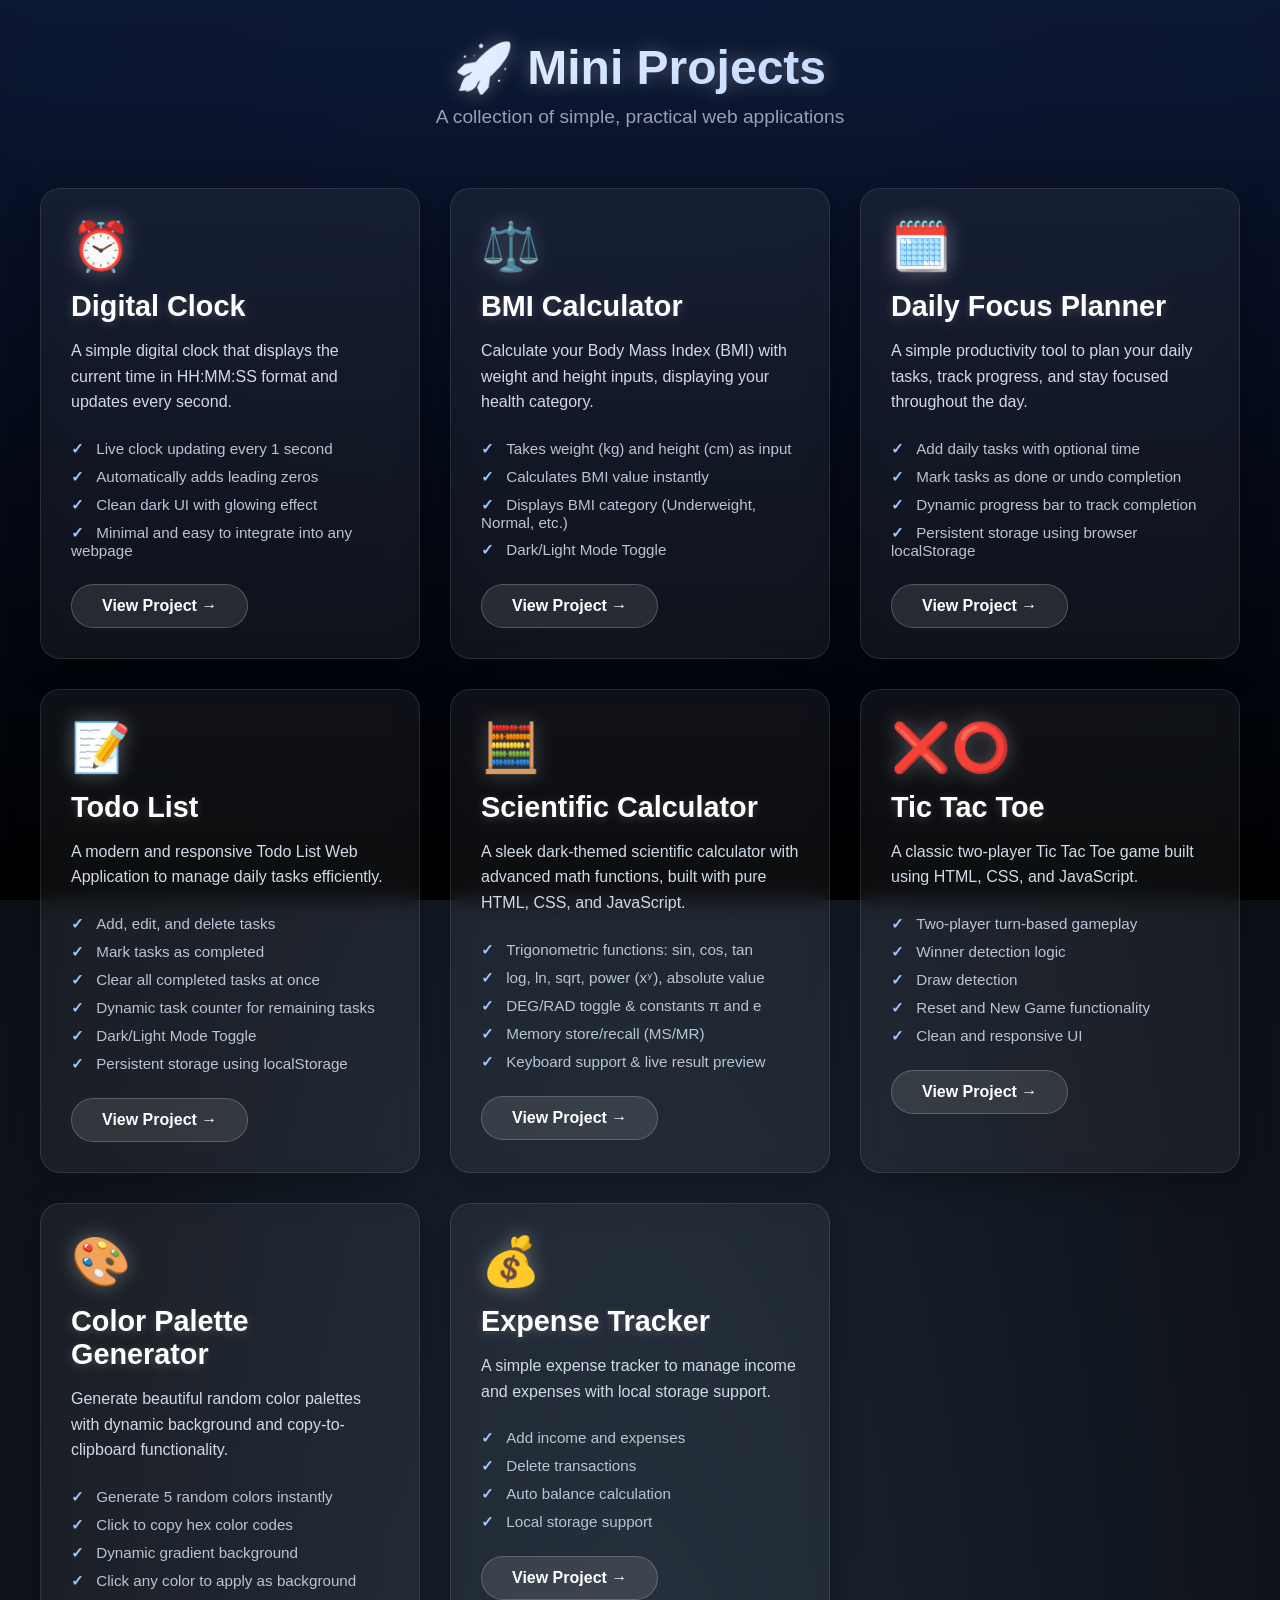
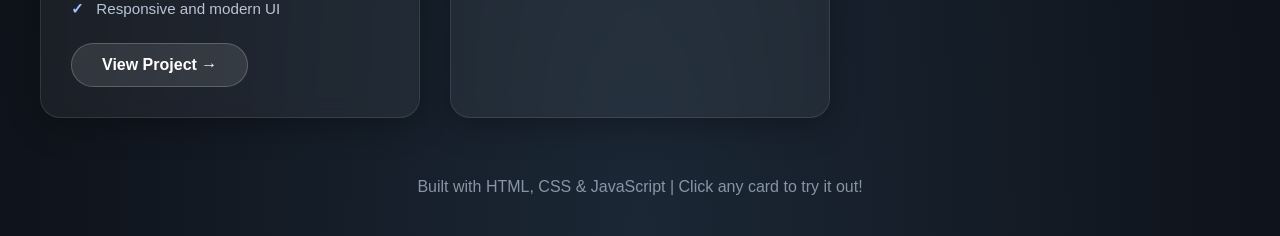
<file: index.html>
<!DOCTYPE html>
<html lang="en">

<head>
    <meta charset="UTF-8">
    <meta name="viewport" content="width=device-width, initial-scale=1.0">
    <title>Mini Projects Portfolio</title>
    <style>
        * {
            margin: 0;
            padding: 0;
            box-sizing: border-box;
        }

        body {
            font-family: 'Segoe UI', Tahoma, Geneva, Verdana, sans-serif;
            background: radial-gradient(ellipse at bottom, #1b2735 0%, #090a0f 100%);
            min-height: 100vh;
            padding: 40px 20px;
            position: relative;
            overflow-x: hidden;
        }

        body::before {
            content: '';
            position: fixed;
            top: 0;
            left: 0;
            width: 100%;
            height: 100%;
            background: linear-gradient(180deg,
                    rgba(13, 27, 62, 0.8) 0%,
                    rgba(5, 10, 25, 0.9) 50%,
                    rgba(0, 0, 0, 0.95) 100%);
            z-index: 0;
            pointer-events: none;
        }

        .container {
            max-width: 1200px;
            margin: 0 auto;
            position: relative;
            z-index: 1;
        }

        header {
            text-align: center;
            margin-bottom: 60px;
            color: white;
        }

        h1 {
            font-size: 3rem;
            margin-bottom: 10px;
            text-shadow: 0 0 20px rgba(255, 255, 255, 0.3);
            background: linear-gradient(135deg, #ffffff 0%, #a0c4ff 100%);
            -webkit-background-clip: text;
            -webkit-text-fill-color: transparent;
            background-clip: text;
        }

        .subtitle {
            font-size: 1.2rem;
            opacity: 0.8;
            color: #b8c5d6;
        }

        .projects-grid {
            display: grid;
            grid-template-columns: repeat(auto-fit, minmax(320px, 1fr));
            gap: 30px;
            margin-bottom: 40px;
        }

        .project-card {
            background: rgba(255, 255, 255, 0.05);
            backdrop-filter: blur(10px);
            border: 1px solid rgba(255, 255, 255, 0.1);
            border-radius: 20px;
            padding: 30px;
            box-shadow: 0 8px 32px rgba(0, 0, 0, 0.3);
            transition: all 0.3s ease;
            cursor: pointer;
            text-decoration: none;
            color: inherit;
            display: block;
            position: relative;
            overflow: hidden;
        }

        .project-card::before {
            content: '';
            position: absolute;
            top: 0;
            left: 0;
            width: 100%;
            height: 100%;
            background: linear-gradient(135deg,
                    rgba(255, 255, 255, 0.1) 0%,
                    rgba(255, 255, 255, 0.05) 100%);
            opacity: 0;
            transition: opacity 0.3s ease;
        }

        .project-card:hover::before {
            opacity: 1;
        }

        .project-card:hover {
            transform: translateY(-10px);
            box-shadow: 0 15px 40px rgba(0, 0, 0, 0.5);
            border-color: rgba(255, 255, 255, 0.2);
        }

        .project-icon {
            font-size: 3rem;
            margin-bottom: 15px;
            filter: drop-shadow(0 0 10px rgba(255, 255, 255, 0.3));
        }

        .project-title {
            font-size: 1.8rem;
            margin-bottom: 15px;
            color: #ffffff;
            text-shadow: 0 2px 10px rgba(255, 255, 255, 0.2);
        }

        .project-description {
            color: #d0dae8;
            line-height: 1.6;
            margin-bottom: 20px;
        }

        .features-list {
            list-style: none;
            margin-bottom: 20px;
        }

        .features-list li {
            padding: 5px 0;
            color: #b8c5d6;
            font-size: 0.95rem;
        }

        .features-list li:before {
            content: "✓ ";
            color: #a0c4ff;
            font-weight: bold;
            margin-right: 8px;
        }

        .view-project {
            display: inline-block;
            background: rgba(255, 255, 255, 0.1);
            color: white;
            padding: 12px 30px;
            border-radius: 25px;
            font-weight: 600;
            transition: all 0.3s ease;
            border: 1px solid rgba(255, 255, 255, 0.2);
        }

        .project-card:hover .view-project {
            background: rgba(255, 255, 255, 0.2);
            box-shadow: 0 4px 15px rgba(255, 255, 255, 0.2);
        }

        footer {
            text-align: center;
            color: #b8c5d6;
            margin-top: 60px;
            opacity: 0.7;
        }

        @media (max-width: 768px) {
            h1 {
                font-size: 2rem;
            }

            .projects-grid {
                grid-template-columns: 1fr;
            }
        }
    </style>
</head>

<body>
    <div class="container">
        <header>
            <h1>🚀 Mini Projects</h1>
            <p class="subtitle">A collection of simple, practical web applications</p>
        </header>

        <div class="projects-grid" id="projectsGrid">
            <!-- Projects will be dynamically inserted here -->
        </div>

        <footer>
            <p>Built with HTML, CSS & JavaScript | Click any card to try it out!</p>
        </footer>
    </div>

    <script>
        // Projects data - more projects to be added here
        const projects = [
            {
                title: "Digital Clock",
                icon: "⏰",
                description: "A simple digital clock that displays the current time in HH:MM:SS format and updates every second.",
                features: [
                    "Live clock updating every 1 second",
                    "Automatically adds leading zeros",
                    "Clean dark UI with glowing effect",
                    "Minimal and easy to integrate into any webpage"
                ],
                link: "./Digital Clock/index.html"
            },
            {
                title: "BMI Calculator",
                icon: "⚖️",
                description: "Calculate your Body Mass Index (BMI) with weight and height inputs, displaying your health category.",
                features: [
                    "Takes weight (kg) and height (cm) as input",
                    "Calculates BMI value instantly",
                    "Displays BMI category (Underweight, Normal, etc.)",
                    "Dark/Light Mode Toggle"
                ],
                link: "./BMI Calculator/index.html"
            },
            {
                title: "Daily Focus Planner",
                icon: "🗓️",
                description: "A simple productivity tool to plan your daily tasks, track progress, and stay focused throughout the day.",
                features: [
                    "Add daily tasks with optional time",
                    "Mark tasks as done or undo completion",
                    "Dynamic progress bar to track completion",
                    "Persistent storage using browser localStorage"
                ],
                link: "./Daily Focus Planner/index.html"
            },
            {
                title: "Todo List",
                icon: "📝",
                description: "A modern and responsive Todo List Web Application to manage daily tasks efficiently.",
                features: [
                    "Add, edit, and delete tasks",
                    "Mark tasks as completed",
                    "Clear all completed tasks at once",
                    "Dynamic task counter for remaining tasks",
                    "Dark/Light Mode Toggle",
                    "Persistent storage using localStorage"
                ],
                link: "./TodoList Application/index.html"
            },
            {
                title: "Scientific Calculator",
                icon: "🧮",
                description: "A sleek dark-themed scientific calculator with advanced math functions, built with pure HTML, CSS, and JavaScript.",
                features: [
                    "Trigonometric functions: sin, cos, tan",
                    "log, ln, sqrt, power (xʸ), absolute value",
                    "DEG/RAD toggle & constants π and e",
                    "Memory store/recall (MS/MR)",
                    "Keyboard support & live result preview"
                ],
                link: "./Scientific Calculator/index.html"
            },
            {
                title: "Tic Tac Toe",
                icon: "❌⭕",
                description: "A classic two-player Tic Tac Toe game built using HTML, CSS, and JavaScript.",
                features: [
                    "Two-player turn-based gameplay",
                    "Winner detection logic",
                    "Draw detection",
                    "Reset and New Game functionality",
                    "Clean and responsive UI"
                ],
                link: "./Tic Tac Toe/index.html"
            },
            {
                title: "Color Palette Generator",
                icon: "🎨",
                description: "Generate beautiful random color palettes with dynamic background and copy-to-clipboard functionality.",
                features: [
                    "Generate 5 random colors instantly",
                    "Click to copy hex color codes",
                    "Dynamic gradient background",
                    "Click any color to apply as background",
                    "Responsive and modern UI"
                ],
                link: "./Color Palette Generator/index.html"
            },
            {
                title: "Expense Tracker",
                icon: "💰",
                description: "A simple expense tracker to manage income and expenses with local storage support.",
                features: [
                    "Add income and expenses",
                    "Delete transactions",
                    "Auto balance calculation",
                    "Local storage support"
                ],
                link: "./ExpenseTracker/index.html"
            }
        ];

        // Function to render projects
        function renderProjects() {
            const grid = document.getElementById('projectsGrid');

            projects.forEach(project => {
                const card = document.createElement('a');
                card.href = project.link;
                card.className = 'project-card';

                card.innerHTML = `
                    <div class="project-icon">${project.icon}</div>
                    <h2 class="project-title">${project.title}</h2>
                    <p class="project-description">${project.description}</p>
                    <ul class="features-list">
                        ${project.features.map(feature => `<li>${feature}</li>`).join('')}
                    </ul>
                    <span class="view-project">View Project →</span>
                `;

                grid.appendChild(card);
            });
        }
        // Render projects on page load
        renderProjects();
    </script>
</body>

</html>
</file>
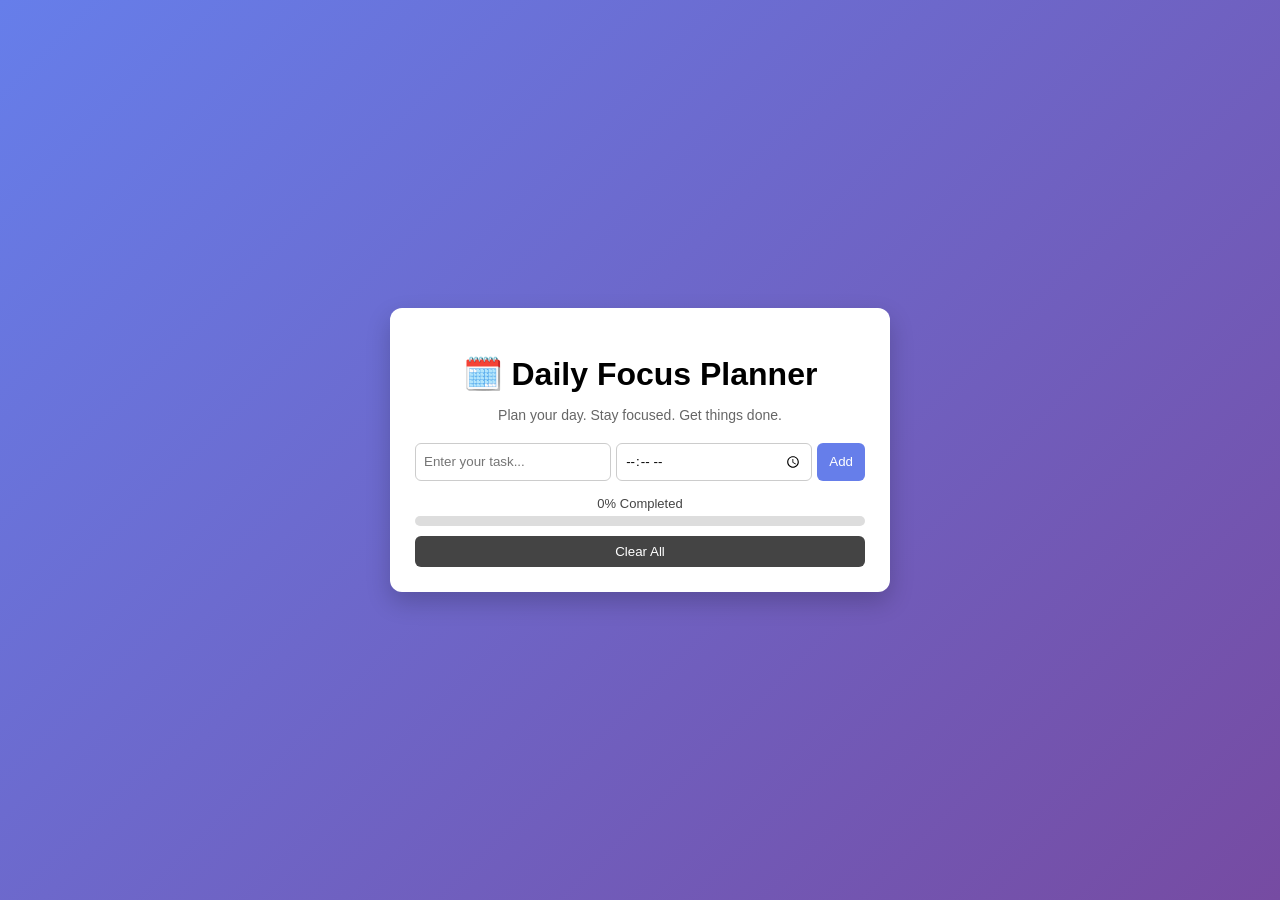
<file: Daily Focus Planner/index.html>
<!DOCTYPE html>
<html lang="en">

<head>
    <meta charset="UTF-8" />
    <meta name="viewport" content="width=device-width, initial-scale=1.0">
    <title>Daily Focus Planner</title>
    <link rel="stylesheet" href="style.css" />
</head>

<body>

    <div class="container">
        <h1>🗓️ Daily Focus Planner</h1>
        <p class="subtitle">Plan your day. Stay focused. Get things done.</p>

        <div class="input-section">
            <input type="text" id="taskInput" placeholder="Enter your task..." />
            <input type="time" id="timeInput" />
            <button id="addTaskBtn">Add</button>
        </div>

        <ul id="taskList"></ul>

        <div class="progress-container">
            <div id="progressText">0% Completed</div>
            <div class="progress-bar">
                <div id="progressFill"></div>
            </div>
        </div>


        <button id="clearBtn" class="clear-btn">Clear All</button>
    </div>

    <script src="script.js"></script>
</body>

</html>
</file>
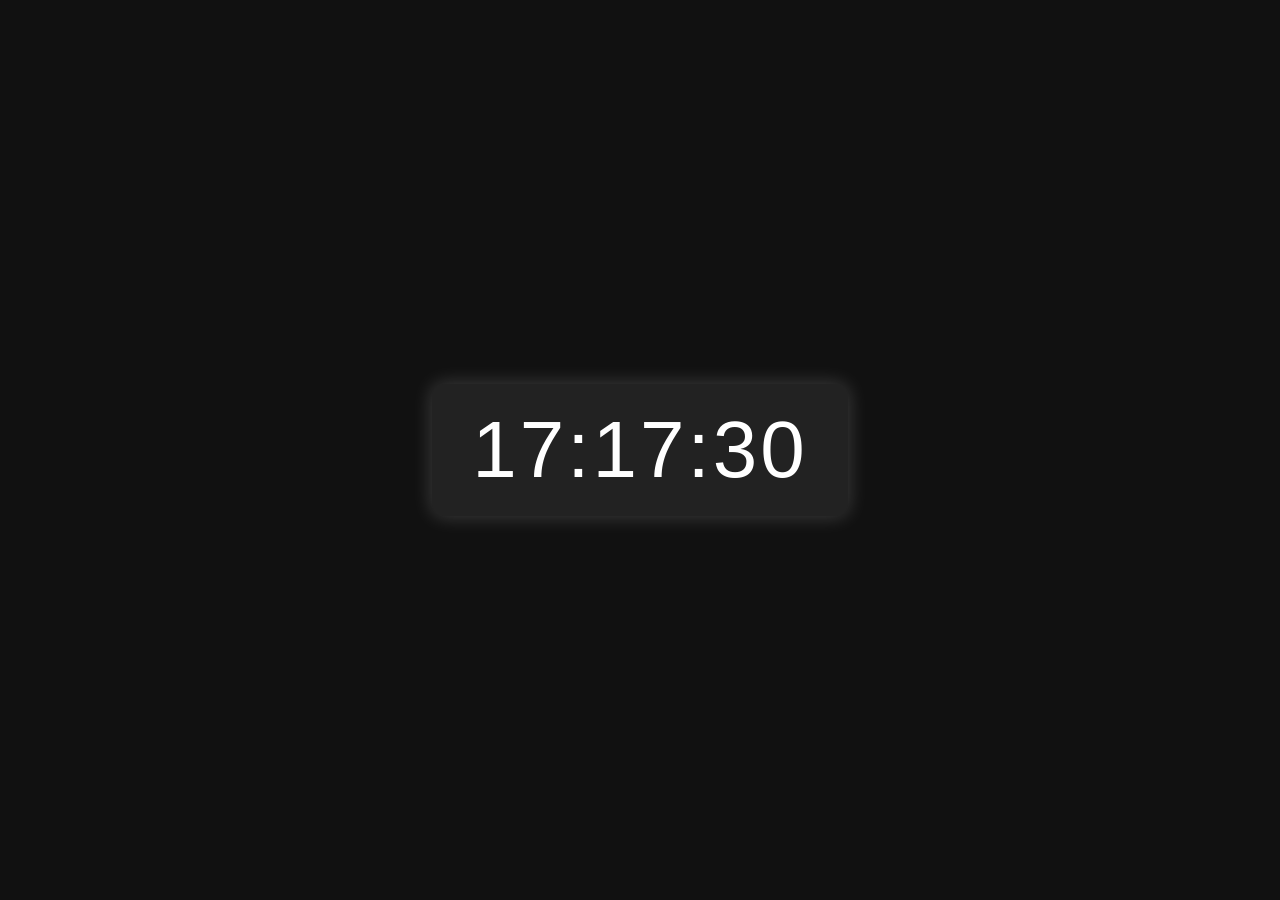
<file: Digital Clock/index.html>
<DOCTYPE html>
<html lang="en">
<head>
	<meta charset="UTF-8">
	<meta name="viewport" content="width=device-width, initial-scale=1.0">
	<title>Digital Clock</title>
	<link rel="stylesheet" href="style.css">
</head>
<body>
<div class="clock" id="clock"></div>
<script src="script.js"></script>
</body>
</html>
</file>
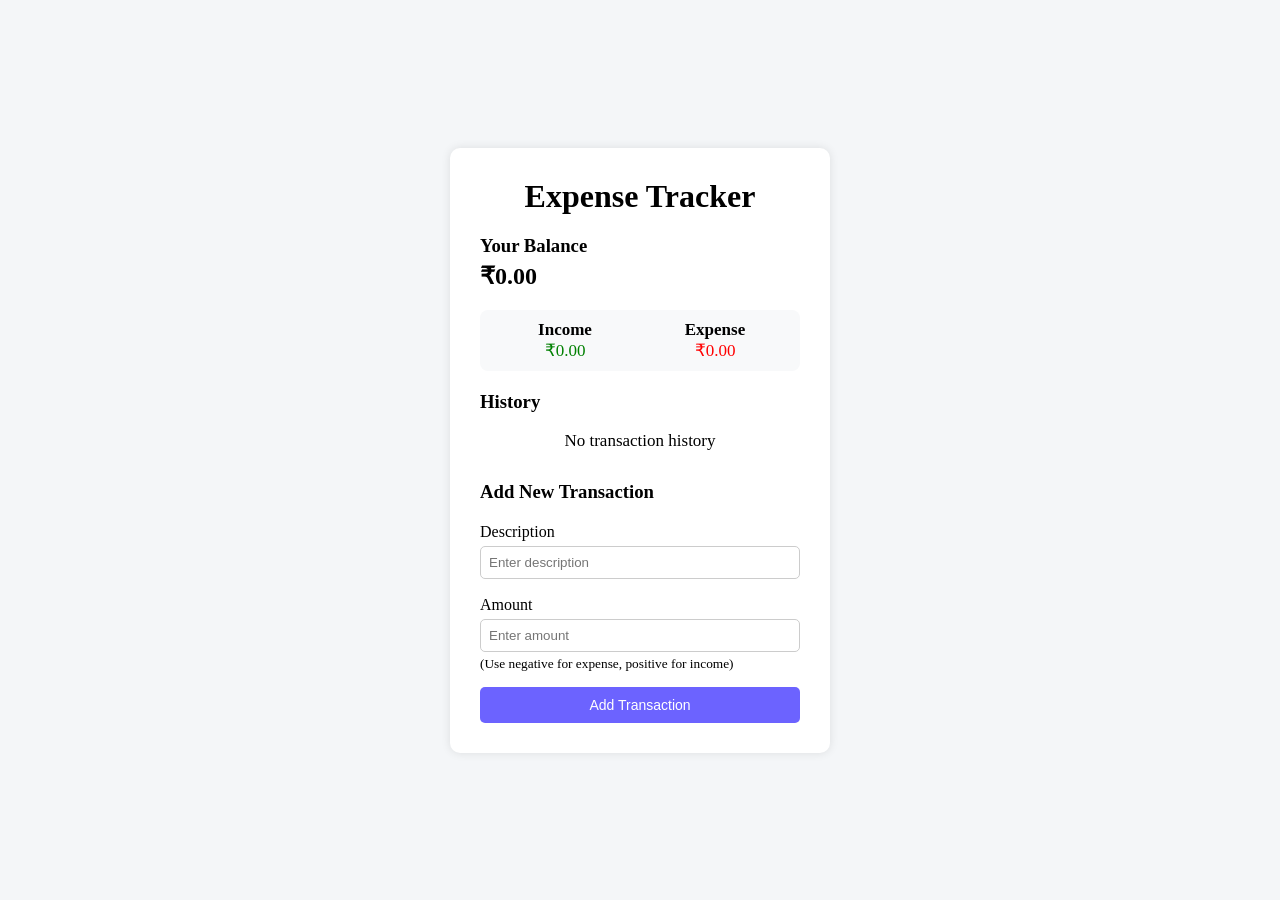
<file: ExpenseTracker/index.html>
<!DOCTYPE html>
<html lang="en">

<head>
    <meta charset="UTF-8">
    <meta name="viewport" content="width=device-width, initial-scale=1.0">
    <title>Expense Tracker App</title>
    <link rel="stylesheet" href="style.css">
</head>

<body>

    <div class="container">

        <h1>Expense Tracker</h1>

        <section class="balance-container">
            <h3>Your Balance</h3>
            <h2 id="balance">₹0.00</h2>
        </section>

        <section class="income-expense-container">

            <div class="income">
                <h4>Income</h4>
                <p id="add-money">₹0.00</p>
            </div>

            <div class="expense">
                <h4>Expense</h4>
                <p id="sub-money">₹0.00</p>
            </div>

        </section>

        <section class="history-container">
            <h3>History</h3>
            <ul id="list">

            </ul>
        </section>

        <section class="add-transaction">

            <h3>Add New Transaction</h3>

            <form id="form">

                <div class="form-field">
                    <label for="text">Description</label>
                    <input 
                        type="text" 
                        id="text" 
                        placeholder="Enter description" 
                        required
                    >
                </div>

                <div class="form-field">
                    <label for="amount">Amount</label>
                    <input 
                        type="number" 
                        id="amount" 
                        placeholder="Enter amount" 
                        required
                    >
                    <small>(Use negative for expense, positive for income)</small>
                </div>

                <button type="submit">Add Transaction</button>

            </form>

        </section>

    </div>

    <script src="script.js"></script>
</body>

</html>
</file>
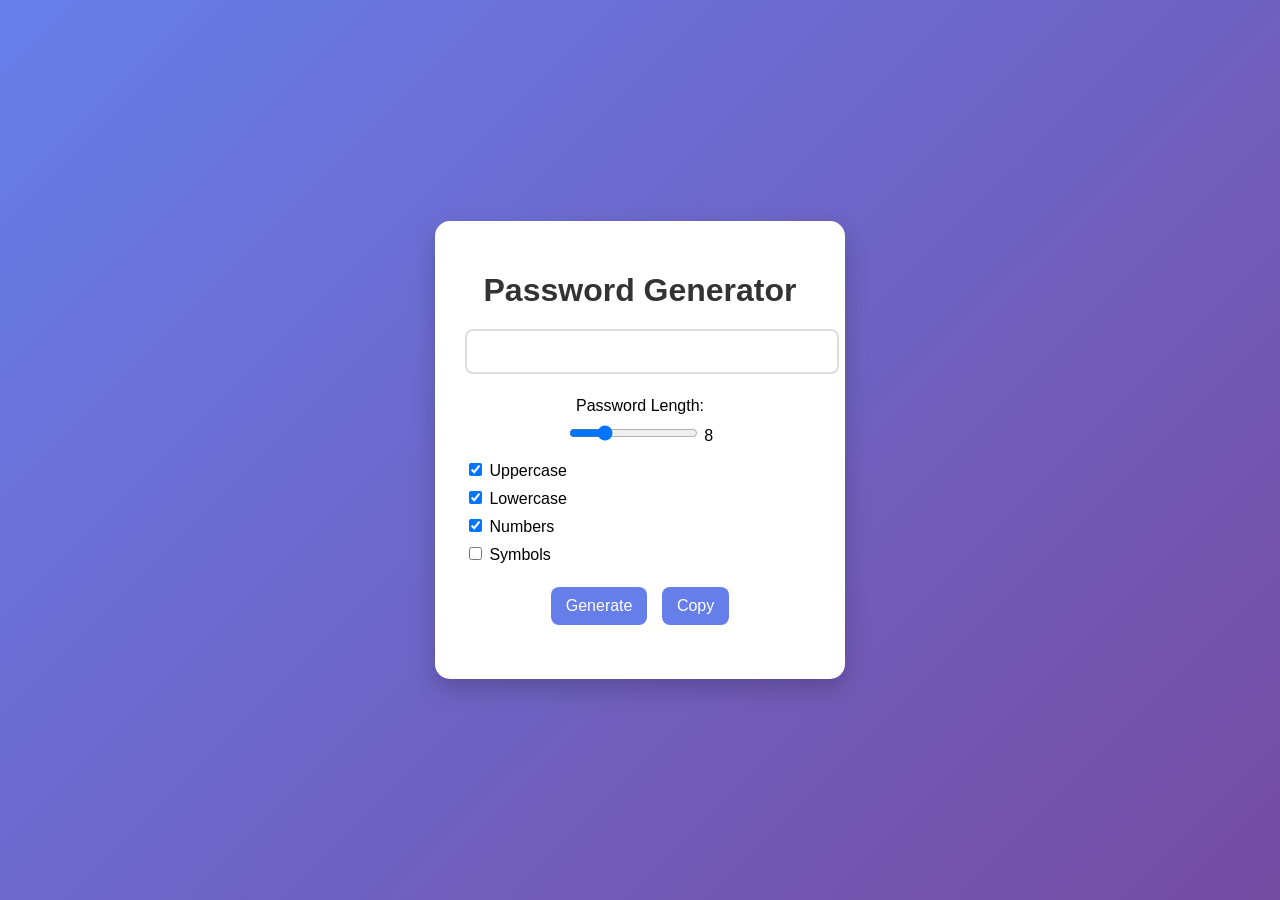
<file: PasswordGenerator/index.html>
<!DOCTYPE html>
<html lang="en">
<head>
<meta charset="UTF-8">
<meta name="viewport" content="width=device-width, initial-scale=1.0">
<title>Password Generator</title>
<link rel="stylesheet" href="style.css">
</head>
<body>

<div class="container">
<h1>Password Generator</h1>

<input type="text" id="password" readonly>

<label>Password Length:</label>
<input type="range" id="length" min="4" max="20" value="8">
<span id="lenValue">8</span>

<div class="options">
<label><input type="checkbox" id="uppercase" checked> Uppercase</label>
<label><input type="checkbox" id="lowercase" checked> Lowercase</label>
<label><input type="checkbox" id="numbers" checked> Numbers</label>
<label><input type="checkbox" id="symbols"> Symbols</label>
</div>

<button onclick="generatePassword()">Generate</button>
<button onclick="copyPassword()">Copy</button>

<p id="strength"></p>

</div>

<script src="script.js"></script>
</body>
</html>
</file>
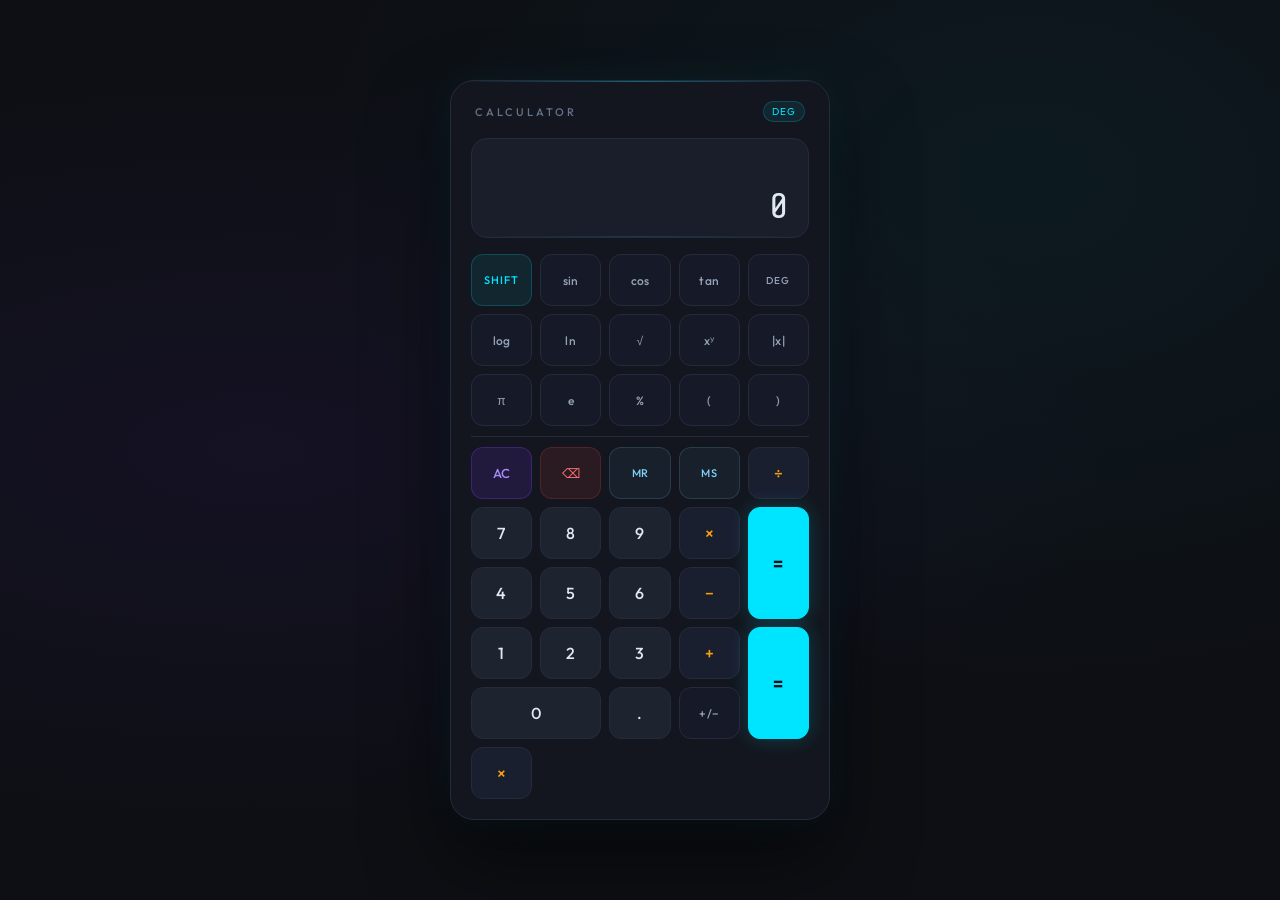
<file: Scientific Calculator/index.html>
<!DOCTYPE html>
<html lang="en">
<head>
  <meta charset="UTF-8" />
  <meta name="viewport" content="width=device-width, initial-scale=1.0"/>
  <title>Scientific Calculator</title>
  <link href="https://fonts.googleapis.com/css2?family=Share+Tech+Mono&family=Outfit:wght@300;400;500;600&display=swap" rel="stylesheet"/>
  <style>
    *, *::before, *::after { box-sizing: border-box; margin: 0; padding: 0; }

    :root {
      --bg: #0d0f14;
      --surface: #13161e;
      --surface2: #1a1e2a;
      --border: #252b3b;
      --accent: #00e5ff;
      --accent2: #7c3aed;
      --accent3: #f59e0b;
      --text: #e2e8f0;
      --text-muted: #64748b;
      --btn-num: #1e2330;
      --btn-op: #1a1f30;
      --btn-sci: #161a28;
      --btn-eq: #00e5ff;
      --btn-clear: #7c3aed;
      --shadow: 0 0 40px rgba(0,229,255,0.06);
    }

    body {
      min-height: 100vh;
      display: flex;
      align-items: center;
      justify-content: center;
      background: var(--bg);
      font-family: 'Outfit', sans-serif;
      background-image:
        radial-gradient(ellipse at 20% 50%, rgba(124,58,237,0.07) 0%, transparent 60%),
        radial-gradient(ellipse at 80% 20%, rgba(0,229,255,0.05) 0%, transparent 50%);
    }

    .calc-wrap {
      width: 380px;
      background: var(--surface);
      border: 1px solid var(--border);
      border-radius: 24px;
      padding: 20px;
      box-shadow: var(--shadow), 0 40px 80px rgba(0,0,0,0.5);
      position: relative;
      overflow: hidden;
    }

    .calc-wrap::before {
      content: '';
      position: absolute;
      top: 0; left: 0; right: 0;
      height: 1px;
      background: linear-gradient(90deg, transparent, rgba(0,229,255,0.4), transparent);
    }

    /* Header */
    .calc-header {
      display: flex;
      align-items: center;
      justify-content: space-between;
      margin-bottom: 16px;
      padding: 0 4px;
    }
    .calc-title {
      font-size: 11px;
      font-weight: 500;
      letter-spacing: 3px;
      text-transform: uppercase;
      color: var(--text-muted);
    }
    .mode-badge {
      font-size: 10px;
      letter-spacing: 1px;
      color: var(--accent);
      background: rgba(0,229,255,0.08);
      border: 1px solid rgba(0,229,255,0.2);
      padding: 3px 8px;
      border-radius: 20px;
      text-transform: uppercase;
    }

    /* Display */
    .display {
      background: var(--surface2);
      border: 1px solid var(--border);
      border-radius: 16px;
      padding: 16px 20px 12px;
      margin-bottom: 16px;
      min-height: 100px;
      display: flex;
      flex-direction: column;
      justify-content: flex-end;
      position: relative;
      overflow: hidden;
    }

    .display::after {
      content: '';
      position: absolute;
      bottom: 0; left: 0; right: 0;
      height: 1px;
      background: linear-gradient(90deg, transparent, rgba(0,229,255,0.15), transparent);
    }

    #expression {
      font-family: 'Share Tech Mono', monospace;
      font-size: 13px;
      color: var(--text-muted);
      text-align: right;
      min-height: 20px;
      word-break: break-all;
      line-height: 1.4;
      margin-bottom: 8px;
    }

    #result {
      font-family: 'Share Tech Mono', monospace;
      font-size: 36px;
      color: var(--text);
      text-align: right;
      line-height: 1;
      transition: color 0.2s;
      word-break: break-all;
    }

    #result.error { color: #ef4444; font-size: 20px; }
    #result.computed { color: var(--accent); }

    /* Grid */
    .grid {
      display: grid;
      grid-template-columns: repeat(5, 1fr);
      gap: 8px;
    }

    /* Buttons */
    button {
      font-family: 'Outfit', sans-serif;
      font-size: 13px;
      font-weight: 500;
      border: 1px solid var(--border);
      border-radius: 12px;
      height: 52px;
      cursor: pointer;
      transition: all 0.12s ease;
      position: relative;
      overflow: hidden;
      color: var(--text);
      background: var(--btn-sci);
      letter-spacing: 0.3px;
    }

    button::after {
      content: '';
      position: absolute;
      inset: 0;
      background: white;
      opacity: 0;
      transition: opacity 0.1s;
      border-radius: inherit;
    }

    button:active::after { opacity: 0.04; }
    button:hover { border-color: rgba(0,229,255,0.2); transform: translateY(-1px); }
    button:active { transform: translateY(0); }

    .btn-num {
      background: var(--btn-num);
      font-size: 16px;
      font-weight: 500;
    }

    .btn-op {
      background: var(--btn-op);
      color: var(--accent3);
      font-size: 16px;
    }

    .btn-clear {
      background: rgba(124,58,237,0.15);
      border-color: rgba(124,58,237,0.3);
      color: #a78bfa;
    }
    .btn-clear:hover { background: rgba(124,58,237,0.25); }

    .btn-eq {
      background: var(--accent);
      border-color: var(--accent);
      color: #0d0f14;
      font-weight: 700;
      font-size: 18px;
      grid-row: span 2;
      height: auto;
      box-shadow: 0 0 20px rgba(0,229,255,0.2);
    }
    .btn-eq:hover {
      background: #33ecff;
      box-shadow: 0 0 30px rgba(0,229,255,0.35);
      border-color: #33ecff;
    }

    .btn-zero { grid-column: span 2; }

    .btn-del {
      background: rgba(239,68,68,0.1);
      border-color: rgba(239,68,68,0.2);
      color: #f87171;
    }
    .btn-del:hover { background: rgba(239,68,68,0.2); }

    .btn-sci {
      font-size: 12px;
      color: #94a3b8;
    }
    .btn-sci:hover { color: var(--accent); }

    .btn-shift {
      background: rgba(0,229,255,0.08);
      border-color: rgba(0,229,255,0.2);
      color: var(--accent);
      font-size: 11px;
      letter-spacing: 1px;
    }
    .btn-shift.active {
      background: rgba(0,229,255,0.2);
      box-shadow: 0 0 12px rgba(0,229,255,0.2);
    }

    .btn-mem {
      font-size: 11px;
      color: #7dd3fc;
      background: rgba(125,211,252,0.06);
      border-color: rgba(125,211,252,0.15);
    }

    /* Divider */
    .divider {
      grid-column: span 5;
      height: 1px;
      background: var(--border);
      margin: 2px 0;
    }

    /* Angle badge */
    #angle-btn {
      font-size: 10px;
      letter-spacing: 1px;
    }
  </style>
</head>
<body>
<div class="calc-wrap">
  <div class="calc-header">
    <span class="calc-title">Calculator</span>
    <span class="mode-badge" id="angle-indicator">DEG</span>
  </div>

  <div class="display">
    <div id="expression"></div>
    <div id="result">0</div>
  </div>

  <div class="grid" id="grid">
    <!-- Row 1: Sci -->
    <button class="btn-shift" id="shiftBtn" onclick="toggleShift()">SHIFT</button>
    <button class="btn-sci" onclick="inputFn('sin(')">sin</button>
    <button class="btn-sci" onclick="inputFn('cos(')">cos</button>
    <button class="btn-sci" onclick="inputFn('tan(')">tan</button>
    <button class="btn-sci" id="angle-btn" onclick="toggleAngle()">DEG</button>

    <!-- Row 2: Sci -->
    <button class="btn-sci" onclick="inputFn('log(')">log</button>
    <button class="btn-sci" onclick="inputFn('ln(')">ln</button>
    <button class="btn-sci" onclick="inputFn('sqrt(')">√</button>
    <button class="btn-sci" onclick="inputOp('^')">xʸ</button>
    <button class="btn-sci" onclick="inputFn('abs(')">|x|</button>

    <!-- Row 3: Sci -->
    <button class="btn-sci" onclick="inputConst('π')">π</button>
    <button class="btn-sci" onclick="inputConst('e')">e</button>
    <button class="btn-sci" onclick="inputOp('%')">%</button>
    <button class="btn-sci" onclick="inputFn('(')">(</button>
    <button class="btn-sci" onclick="inputFn(')')">)</button>

    <div class="divider"></div>

    <!-- Row 4 -->
    <button class="btn-clear" onclick="clearAll()">AC</button>
    <button class="btn-del" onclick="deleteLast()">⌫</button>
    <button class="btn-mem" onclick="memRecall()">MR</button>
    <button class="btn-mem" onclick="memStore()">MS</button>
    <button class="btn-op" onclick="inputOp('/')">÷</button>

    <!-- Row 5 -->
    <button class="btn-num" onclick="inputNum('7')">7</button>
    <button class="btn-num" onclick="inputNum('8')">8</button>
    <button class="btn-num" onclick="inputNum('9')">9</button>
    <button class="btn-op" onclick="inputOp('*')">×</button>
    <button class="btn-eq" rowspan="2" onclick="calculate()">=</button>

    <!-- Row 6 -->
    <button class="btn-num" onclick="inputNum('4')">4</button>
    <button class="btn-num" onclick="inputNum('5')">5</button>
    <button class="btn-num" onclick="inputNum('6')">6</button>
    <button class="btn-op" onclick="inputOp('-')">−</button>

    <!-- Row 7 -->
    <button class="btn-num" onclick="inputNum('1')">1</button>
    <button class="btn-num" onclick="inputNum('2')">2</button>
    <button class="btn-num" onclick="inputNum('3')">3</button>
    <button class="btn-op" onclick="inputOp('+')">+</button>
    <button class="btn-eq" onclick="calculate()">=</button>

    <!-- Row 8 -->
    <button class="btn-num btn-zero" onclick="inputNum('0')">0</button>
    <button class="btn-num" onclick="inputDot()">.</button>
    <button class="btn-sci" onclick="toggleSign()">+/−</button>
    <button class="btn-op" onclick="inputOp('*')">×</button>
  </div>
</div>

<script>
  let expr = '';
  let memory = 0;
  let isShift = false;
  let isDeg = true;
  let lastWasResult = false;

  const resultEl = document.getElementById('result');
  const exprEl = document.getElementById('expression');
  const angleIndicator = document.getElementById('angle-indicator');
  const angleBtn = document.getElementById('angle-btn');
  const shiftBtn = document.getElementById('shiftBtn');

  function updateDisplay() {
    resultEl.classList.remove('error', 'computed');
    exprEl.textContent = expr || '';
    if (!expr) { resultEl.textContent = '0'; return; }
    try {
      const val = evaluate(expr);
      if (val !== null && isFinite(val)) {
        resultEl.textContent = formatNum(val);
      } else {
        resultEl.textContent = expr.replace(/\*/g,'×').replace(/\//g,'÷');
      }
    } catch {
      resultEl.textContent = expr.replace(/\*/g,'×').replace(/\//g,'÷');
    }
  }

  function formatNum(n) {
    if (Math.abs(n) >= 1e12 || (Math.abs(n) < 1e-7 && n !== 0)) {
      return n.toExponential(6).replace(/\.?0+e/, 'e');
    }
    let s = parseFloat(n.toPrecision(12)).toString();
    return s;
  }

  function toRad(x) { return isDeg ? x * Math.PI / 180 : x; }
  function toDeg(x) { return isDeg ? x * 180 / Math.PI : x; }

  function evaluate(e) {
    let s = e
      .replace(/π/g, '(' + Math.PI + ')')
      .replace(/\be\b/g, '(' + Math.E + ')')
      .replace(/\^/g, '**')
      .replace(/sin\(/g, isDeg ? '___sin(' : 'Math.sin(')
      .replace(/cos\(/g, isDeg ? '___cos(' : 'Math.cos(')
      .replace(/tan\(/g, isDeg ? '___tan(' : 'Math.tan(')
      .replace(/log\(/g, 'Math.log10(')
      .replace(/ln\(/g, 'Math.log(')
      .replace(/sqrt\(/g, 'Math.sqrt(')
      .replace(/abs\(/g, 'Math.abs(')
      .replace(/___sin\(/g, 'Math.sin(Math.PI/180*(')
      .replace(/___cos\(/g, 'Math.cos(Math.PI/180*(')
      .replace(/___tan\(/g, 'Math.tan(Math.PI/180*(');

    if (isDeg) {
      s = s.replace(/Math\.sin\(Math\.PI\/180\*\(([^)]+)\)\)/g, (_, v) => `Math.sin(Math.PI/180*(${v}))`)
           .replace(/Math\.cos\(Math\.PI\/180\*\(([^)]+)\)\)/g, (_, v) => `Math.cos(Math.PI/180*(${v}))`)
           .replace(/Math\.tan\(Math\.PI\/180\*\(([^)]+)\)\)/g, (_, v) => `Math.tan(Math.PI/180*(${v}))`);
    }

    try {
      const result = Function('"use strict"; return (' + s + ')')();
      return typeof result === 'number' ? result : null;
    } catch { return null; }
  }

  function inputNum(n) {
    if (lastWasResult) { expr = ''; lastWasResult = false; }
    expr += n;
    updateDisplay();
  }

  function inputOp(op) {
    lastWasResult = false;
    if (expr && '+-*/^%'.includes(expr.slice(-1))) {
      expr = expr.slice(0, -1);
    }
    expr += op;
    updateDisplay();
  }

  function inputFn(fn) {
    if (lastWasResult) { lastWasResult = false; }
    expr += fn;
    updateDisplay();
  }

  function inputConst(c) {
    if (lastWasResult) { expr = ''; lastWasResult = false; }
    expr += c;
    updateDisplay();
  }

  function inputDot() {
    if (lastWasResult) { expr = '0'; lastWasResult = false; }
    const parts = expr.split(/[\+\-\*\/\(\)]/);
    const last = parts[parts.length - 1];
    if (!last.includes('.')) expr += '.';
    updateDisplay();
  }

  function calculate() {
    if (!expr) return;
    try {
      // Auto-close open parens
      const opens = (expr.match(/\(/g) || []).length;
      const closes = (expr.match(/\)/g) || []).length;
      let fullExpr = expr + ')'.repeat(Math.max(0, opens - closes));

      const val = evaluate(fullExpr);
      if (val === null || !isFinite(val)) throw new Error('Invalid');

      exprEl.textContent = fullExpr.replace(/\*/g,'×').replace(/\//g,'÷') + ' =';
      const formatted = formatNum(val);
      resultEl.textContent = formatted;
      resultEl.classList.add('computed');
      expr = formatted;
      lastWasResult = true;
    } catch {
      resultEl.textContent = 'Error';
      resultEl.classList.add('error');
      setTimeout(() => { resultEl.classList.remove('error'); resultEl.textContent = '0'; expr = ''; exprEl.textContent = ''; }, 1500);
    }
  }

  function clearAll() {
    expr = '';
    lastWasResult = false;
    exprEl.textContent = '';
    resultEl.textContent = '0';
    resultEl.classList.remove('error','computed');
  }

  function deleteLast() {
    if (lastWasResult) { clearAll(); return; }
    // Remove last function name too
    const fns = ['sin(','cos(','tan(','log(','ln(','sqrt(','abs('];
    for (let fn of fns) {
      if (expr.endsWith(fn)) { expr = expr.slice(0, -fn.length); updateDisplay(); return; }
    }
    expr = expr.slice(0, -1);
    updateDisplay();
  }

  function toggleSign() {
    if (!expr) return;
    if (expr.startsWith('-(') && expr.endsWith(')')) {
      expr = expr.slice(2, -1);
    } else {
      expr = '-(' + expr + ')';
    }
    updateDisplay();
  }

  function toggleAngle() {
    isDeg = !isDeg;
    const label = isDeg ? 'DEG' : 'RAD';
    angleBtn.textContent = label;
    angleIndicator.textContent = label;
    updateDisplay();
  }

  function toggleShift() {
    isShift = !isShift;
    shiftBtn.classList.toggle('active', isShift);
  }

  function memStore() {
    try {
      const val = evaluate(expr);
      if (val !== null) memory = val;
    } catch {}
  }

  function memRecall() {
    if (lastWasResult) { expr = ''; lastWasResult = false; }
    expr += formatNum(memory);
    updateDisplay();
  }

  // Keyboard support
  document.addEventListener('keydown', e => {
    if (e.key >= '0' && e.key <= '9') inputNum(e.key);
    else if (e.key === '+') inputOp('+');
    else if (e.key === '-') inputOp('-');
    else if (e.key === '*') inputOp('*');
    else if (e.key === '/') { e.preventDefault(); inputOp('/'); }
    else if (e.key === '%') inputOp('%');
    else if (e.key === '^') inputOp('^');
    else if (e.key === '.') inputDot();
    else if (e.key === '(' ) inputFn('(');
    else if (e.key === ')') inputFn(')');
    else if (e.key === 'Enter' || e.key === '=') calculate();
    else if (e.key === 'Backspace') deleteLast();
    else if (e.key === 'Escape') clearAll();
  });
</script>
</body>
</html>
</file>
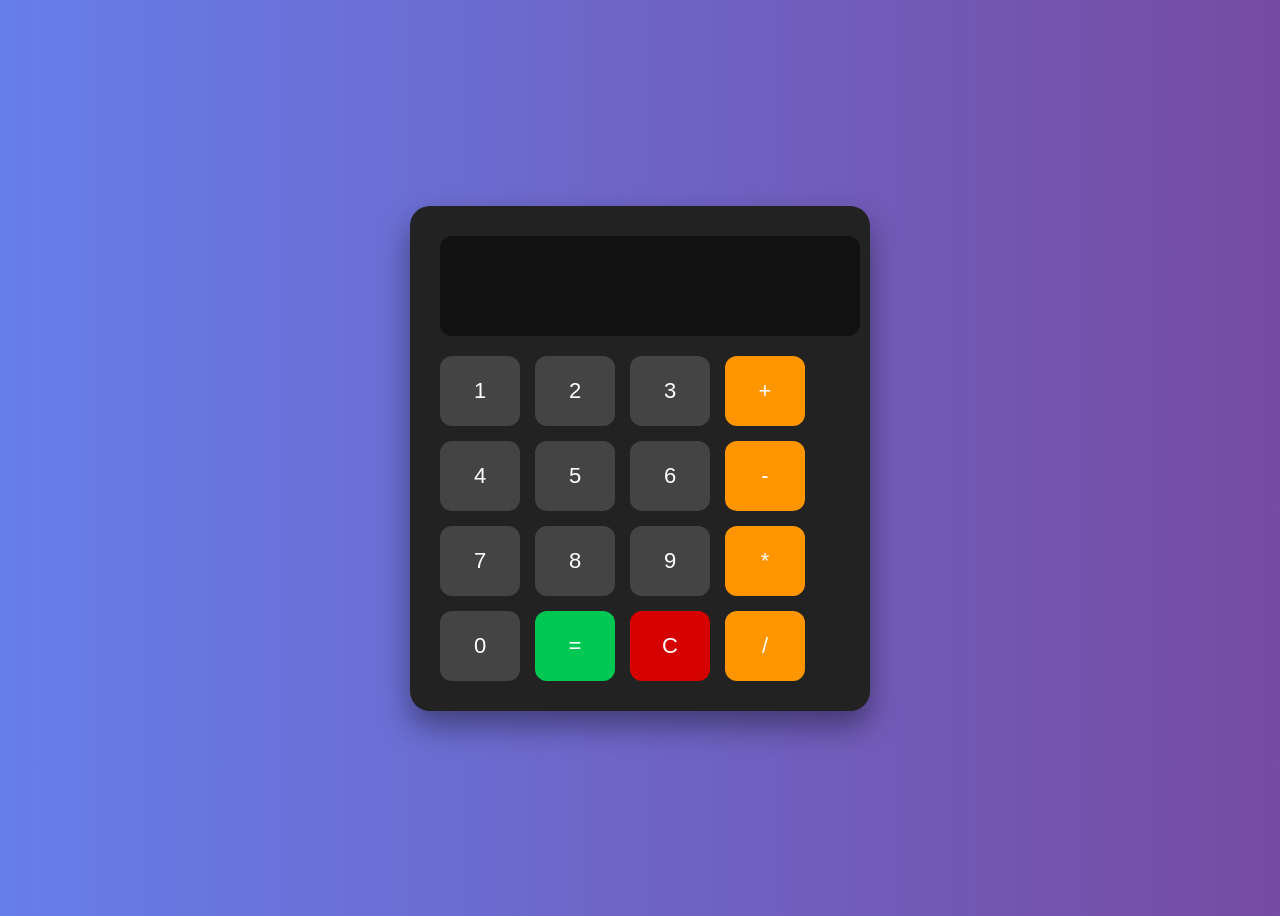
<file: Simple Calculator/index.html>
<!DOCTYPE html>
<html>
<head>
    <title>Simple Calculator</title>
    <link rel="stylesheet" href="style.css">
</head>
<body>

<div class="calculator">
    <input type="text" id="display" disabled>

    <div class="buttons">
        <button onclick="append('1')">1</button>
        <button onclick="append('2')">2</button>
        <button onclick="append('3')">3</button>
        <button onclick="append('+')">+</button>

        <button onclick="append('4')">4</button>
        <button onclick="append('5')">5</button>
        <button onclick="append('6')">6</button>
        <button onclick="append('-')">-</button>

        <button onclick="append('7')">7</button>
        <button onclick="append('8')">8</button>
        <button onclick="append('9')">9</button>
        <button onclick="append('*')">*</button>

        <button onclick="append('0')">0</button>
        <button onclick="calculate()">=</button>
        <button onclick="clearDisplay()">C</button>
        <button onclick="append('/')">/</button>
    </div>
</div>

<script src="script.js"></script>
</body>
</html>
</file>
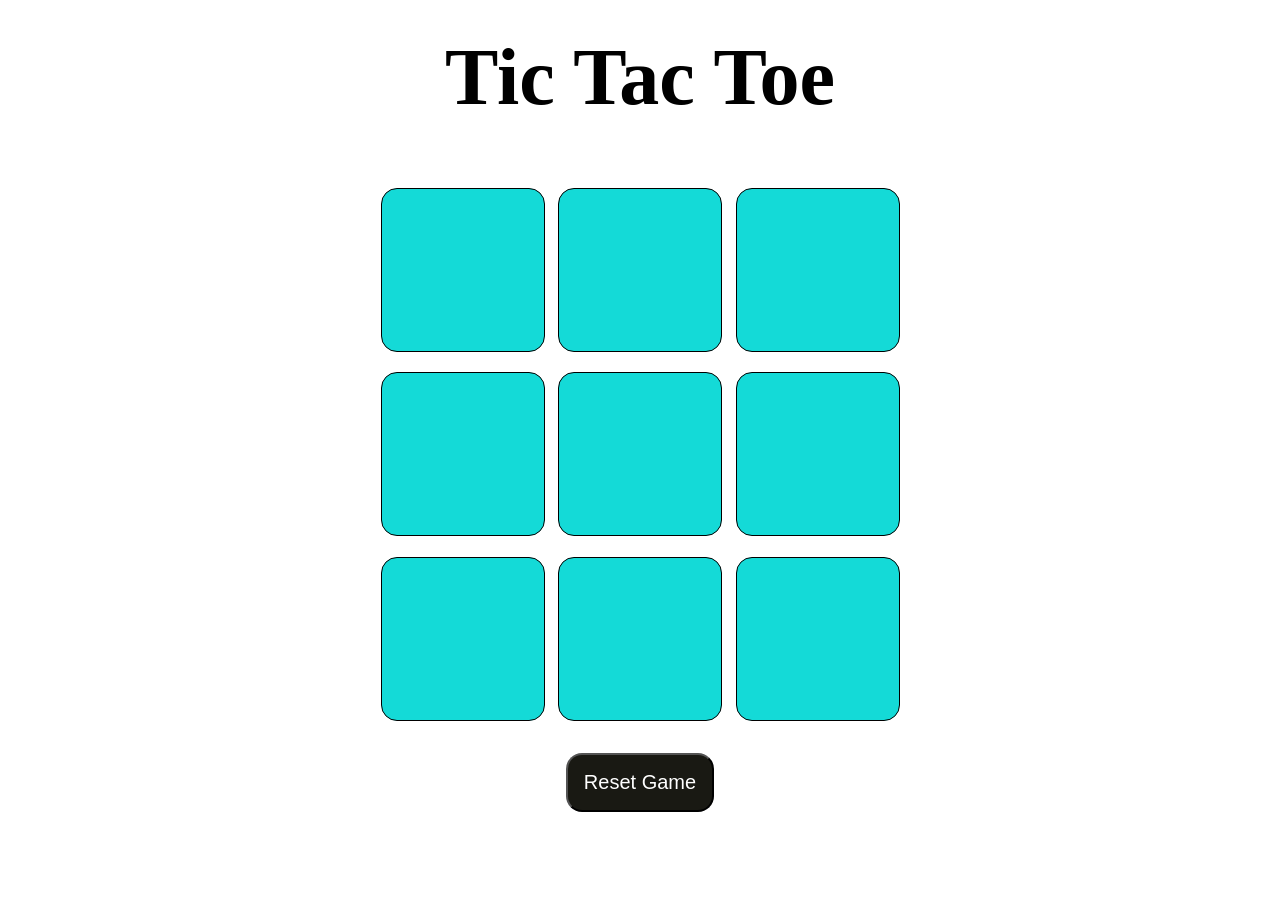
<file: Tic Tac Toe/index.html>
<!DOCTYPE html>
<html lang="en">
<head>
    <meta charset="UTF-8">
    <meta name="viewport" content="width=device-width, initial-scale=1.0">
    <title>Tic Tac Toe</title>
    <link rel="stylesheet" href="style.css">
</head>
<body>
    <h1>Tic Tac Toe</h1>

    <div class="message hide">
        <p id="msg">Winner</p>
        <button id="new-game">New Game</button>
    </div>

    <div class="container">
        <div class="boxes">
            <div class="box"></div>
            <div class="box"></div>
            <div class="box"></div>
            <div class="box"></div>
            <div class="box"></div>
            <div class="box"></div>
            <div class="box"></div>
            <div class="box"></div>
            <div class="box"></div>
        </div>
    </div>

    <button id="reset-btn">Reset Game</button>
    
    <script src="script.js"></script>
</body>
</html>
</file>
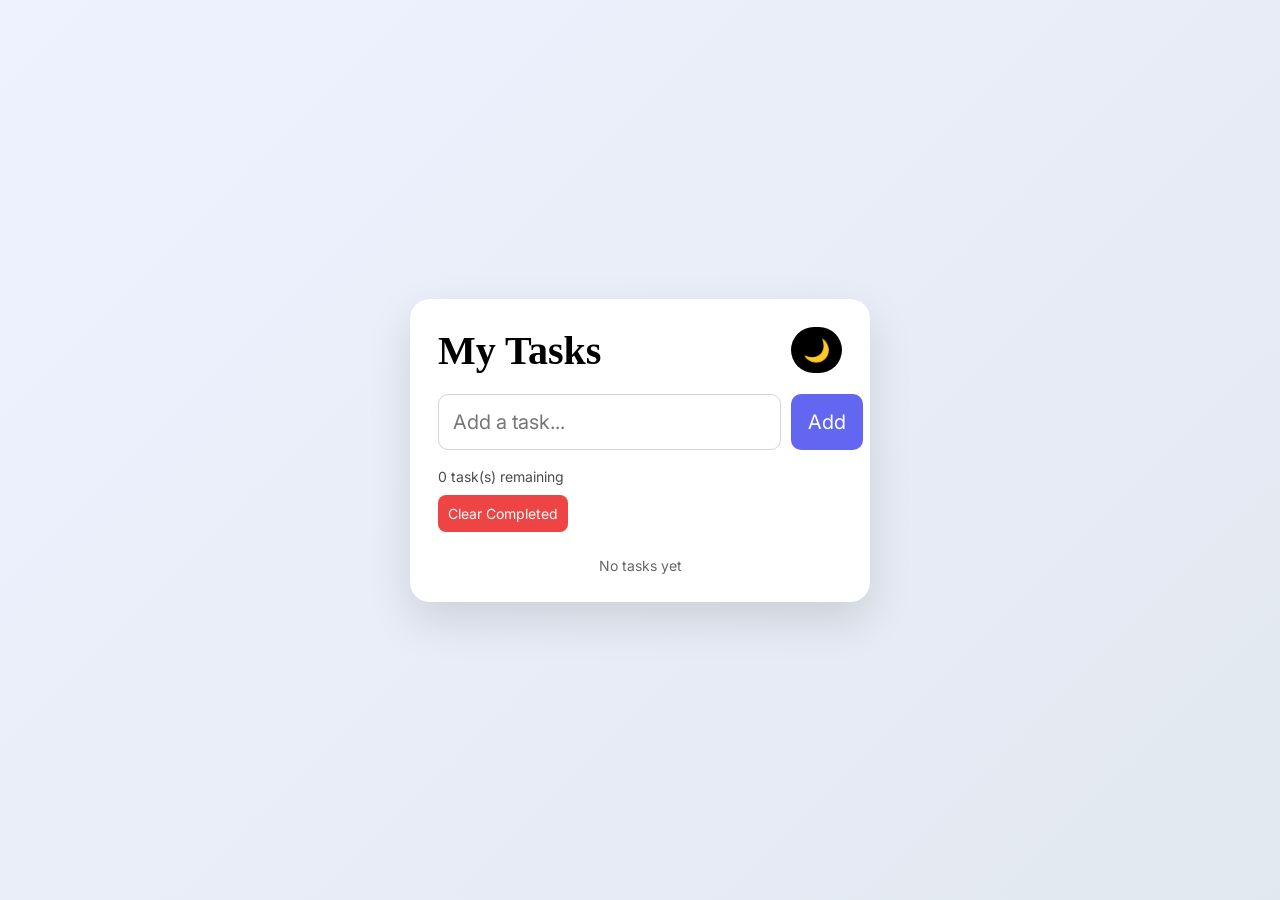
<file: TodoList Application/index.html>
<!doctype html>
<html lang="en">
  <head>
    <meta charset="UTF-8" />
    <meta name="viewport" content="width=device-width, initial-scale=1.0" />
    <title>TodoList</title>
    <link rel="stylesheet" href="style.css">
  </head>
  <body>
    <div class="app">
      <header>
        <h1>My Tasks</h1>
        <button class="toggle" onclick="toggleDark()">🌙</button>
      </header>

      <div class="input-row">
        <input id="taskInput" placeholder="Add a task..." />
        <button onclick="addTask()">Add</button>
      </div>

      <div id="counter" class="counter"></div>

      <button onclick="clearCompleted()" class="clear-btn">
        Clear Completed
      </button>

      <ul id="taskList"></ul>

      <div id="empty" class="empty">No tasks yet</div>

      <script src="script.js"></script>
    </div>
  </body>
</html>
</file>
<file: Daily Focus Planner/style.css>
* {
    box-sizing: border-box;
    font-family: Arial, Helvetica, sans-serif;
}

body {
    margin: 0;
    min-height: 100vh;
    background: linear-gradient(135deg, #667eea, #764ba2);
    display: flex;
    align-items: center;
    justify-content: center;
}

.container {
    background: #fff;
    width: 500px;
    padding: 25px;
    border-radius: 12px;
    box-shadow: 0 10px 25px rgba(0, 0, 0, 0.2);
}

h1 {
    text-align: center;
    margin-bottom: 5px;
}

.subtitle {
    text-align: center;
    font-size: 14px;
    color: #666;
    margin-bottom: 20px;
}

.input-section {
    display: flex;
    gap: 5px;
    margin-bottom: 15px;
}

input[type="text"],
input[type="time"] {
    flex: 1;
    padding: 8px;
    border-radius: 6px;
    border: 1px solid #ccc;
}

button {
    background: #667eea;
    color: white;
    border: none;
    padding: 8px 12px;
    border-radius: 6px;
    cursor: pointer;
}

button:hover {
    background: #5a67d8;
}

ul {
    list-style: none;
    padding: 0;
    margin: 0;
}

li {
    background: #f4f4f4;
    margin-bottom: 8px;
    padding: 10px;
    border-radius: 6px;
    display: flex;
    align-items: center;
    justify-content: space-between;
}

li.completed .task-info strong {
    text-decoration: line-through;
    opacity: 0.6;
}


.task-info {
    display: flex;
    flex-direction: column;
}

.task-time {
    font-size: 12px;
    color: #555;
}

.delete-btn {
    background: #ff6b6b;
    padding: 5px 8px;
    border-radius: 5px;
    font-size: 12px;
}

.delete-btn:hover {
    background: #e63946;
}

.clear-btn {
    width: 100%;
    margin-top: 10px;
    background: #444;
}

.clear-btn:hover {
    background: #222;
}

.progress-container {
    margin-top: 15px;
}

#progressText {
    font-size: 13px;
    margin-bottom: 5px;
    text-align: center;
    color: #444;
}

.progress-bar {
    width: 100%;
    height: 10px;
    background: #ddd;
    border-radius: 5px;
    overflow: hidden;
}

#progressFill {
    height: 100%;
    width: 0%;
    background: red;
    transition: width 0.3s ease, background 0.3s ease;
}
</file>
<file: Digital Clock/style.css>
body {
	margin: 0;
	background: #111;
	color: #fff;
	display: flex;
	justify-content: center;
	align-items: center;
	height: 100vh;
	font-family: Arial, sans-serif;
}
.clock {
	font-size: 80px;
	letter-spacing: 3px;
	background: #222;
	padding: 20px 40px;
	border-radius: 12px;
	box-shadow: 0 0 20px rgba(255,255,255,0.2);
}
</file>
<file: ExpenseTracker/style.css>
*{
    margin: 0;
    padding: 0;
    box-sizing: border-box;
}

body {
    background-color: #f4f6f8;
    display: flex;
    justify-content: center;
    align-items: center;
    height: 100vh;
}

.container {
    background: #fff;
    padding: 30px;
    width: 380px;
    border-radius: 10px;
    box-shadow: 0 0 10px rgba(0,0,0,0.1);
}

h1 {
    text-align: center;
    margin-bottom: 20px;
}

.balance-container {
    margin-bottom: 20px;
}

.balance-container h2 {
    font-size: 24px;
    margin-top: 5px;
}

.income-expense-container {
    display: flex;
    justify-content: space-between;
    background: #f8f9fa;
    padding: 10px;
    border-radius: 8px;
    margin-bottom: 20px;
}

.income, .expense {
    text-align: center;
    width: 50%;
    font-size: 17px;
}

.income p {
    color: green;
}

.expense p {
    color: red;
}

.history-container {
    margin-bottom: 20px;
}

#list {
    list-style: none;
}

#list li {
    background: #fff;
    padding: 10px;
    margin: 8px 0;
    border-radius: 6px;
}

.transaction-item {
    margin-left: 5px;
    display: flex;
    justify-content: space-between; 
    align-items: center;
    font-size: 17px;
    width: 100%;
}

.amt {
    white-space: nowrap;
}

.delete_btn {
    width: auto;
    margin-left: 10px;
    background: red;
    color: white;
    border: none;
    padding: 5px 10px;
    font-size: 14px;
    cursor: pointer;
    border-radius: 4px;
}

.add-transaction h3{
    margin-bottom: 20px;
}

#list li.no-transactions {
    display: flex;
    justify-content: center;
    align-items: center;
    font-size: 17px;
}

.form-field {
    margin-bottom: 15px;
}

.form-field label {
    display: block;
    margin-bottom: 5px;
}

.form-field input {
    width: 100%;
    padding: 8px;
    border: 1px solid #ccc;
    border-radius: 5px;
    margin-bottom: 2px;
}

button {
    width: 100%;
    padding: 10px;
    background: #6c63ff;
    color: white;
    border: none;
    border-radius: 5px;
    cursor: pointer;
    font-size: 14px;
}

button:hover {
    background: #574fd6;
}
</file>
<file: PasswordGenerator/style.css>
body{
margin:0;
padding:0;
font-family:Arial, sans-serif;
background:linear-gradient(135deg,#667eea,#764ba2);
height:100vh;
display:flex;
justify-content:center;
align-items:center;
}

.container{
background:white;
padding:30px;
border-radius:15px;
box-shadow:0 10px 25px rgba(0,0,0,0.2);
width:350px;
text-align:center;
}

h1{
margin-bottom:20px;
color:#333;
}

input[type="text"]{
width:100%;
padding:10px;
font-size:18px;
margin-bottom:15px;
border:2px solid #ddd;
border-radius:8px;
}

.options{
text-align:left;
margin:15px 0;
}

label{
display:block;
margin:8px 0;
}

button{
padding:10px 15px;
margin:8px 5px;
border:none;
border-radius:8px;
background:#667eea;
color:white;
cursor:pointer;
font-size:16px;
}

button:hover{
background:#5a67d8;
}

#strength{
margin-top:10px;
font-weight:bold;
}
</file>
<file: Simple Calculator/style.css>
body {
    display: flex;
    justify-content: center;
    align-items: center;
    height: 100vh;
    background: linear-gradient(to right, #667eea, #764ba2);
    font-family: Arial, sans-serif;
}

/* Calculator Box */
.calculator {
    background: #222;
    padding: 30px;
    border-radius: 20px;
    box-shadow: 0 15px 30px rgba(0,0,0,0.4);
}

/* Display Screen */
input {
    width: 100%;
    height: 80px;
    margin-bottom: 20px;
    text-align: right;
    font-size: 30px;
    border: none;
    outline: none;
    padding: 10px;
    border-radius: 12px;
    background: #111;
    color: white;
}

/* Buttons Grid */
.buttons {
    display: grid;
    grid-template-columns: repeat(4, 80px);
    gap: 15px;
}

/* Buttons */
button {
    height: 70px;
    font-size: 22px;
    border: none;
    border-radius: 12px;
    cursor: pointer;
    background: #444;
    color: white;
    transition: 0.2s;
}

/* Hover Effect */
button:hover {
    background: #666;
}

/* Operator Buttons (+ - * /) */
button:nth-child(4n) {
    background: #ff9500;
}

button:nth-child(4n):hover {
    background: #e08900;
}

/* Equal Button (=) */
button:nth-child(14) {
    background: #00c853;
}

button:nth-child(14):hover {
    background: #00a844;
}

/* Clear Button (C) */
button:nth-child(15) {
    background: #d50000;
}

button:nth-child(15):hover {
    background: #b00000;
}
</file>
<file: Tic Tac Toe/style.css>
* {
    margin: 0;
    padding: 0;
    text-align: center;
}

h1 {
    margin-top: 2rem;
    font-size: 5rem;
}

#msg {
    color: #191913;
}

#new-game {
    padding: 1rem;
    font-size: 1.25rem;
    background-color: #191913;
    color: #fff;
    border-radius: 1rem;
}

.message {
    font-size: 2rem;
    margin-top: 2rem;
    display: flex;
    justify-content: center;
    align-items: center;
    flex-direction: column;
    gap: 2rem;
}

.container {
    height: 70vh;
    display: flex;
    justify-content: center;
    align-items: center;
}

.boxes {
    height: 60vmin;
    width: 60vmin;
    display: flex;
    flex-wrap: wrap;
    justify-content: center;
    align-items: center;
    gap: 1.5vmin;
    margin-top: 2rem;
}

.box {
    height: 18vmin;
    width: 18vmin;
    background-color: rgb(20, 218, 215);
    border: 1px solid black;
    border-radius: 1rem;
}

#reset-btn {
    padding: 1rem;
    font-size: 1.25rem;
    background-color: #191913;
    color: #fff;
    border-radius: 1rem;
}

.hide {
    display: none;
}
</file>
<file: TodoList Application/style.css>
@import url('https://fonts.googleapis.com/css2?family=Inter:wght@100..900&display=swap');

*{
box-sizing:border-box;
margin:0;
padding:0;
font-family:Inter;
}

body{
min-height:100vh;
display:flex;
align-items:center;
justify-content:center;
background:linear-gradient(135deg,#eef2ff,#e2e8f0);
padding:20px;
transition:.3s;
}

body.dark{
background:linear-gradient(135deg,#0f172a,#1e293b);
color:white;
}

.app{
width:100%;
max-width:460px;
background:white;
border-radius:20px;
padding:28px;
box-shadow:0 18px 45px rgba(0,0,0,0.12);
transition:.3s;
}

body.dark .app{
background:#111827;
}

/* HEADER */

header{
display:flex;
justify-content:space-between;
align-items:center;
margin-bottom:20px;
}

h1{
font-size:2.5rem;
font-family:'Times New Roman', Times, serif;
font-weight:600;
}

.toggle{
cursor:pointer;
border:none;
padding:10px 12px;
border-radius:25px;
background:black;
color:white;
font-size:22px;
}

/* INPUT AREA */

.input-row{
display:flex;
gap:10px;
margin-bottom:18px;
}

input{
flex:1;
padding:15px 14px;
border-radius:10px;
border:1px solid #d4d4d8;
outline:none;
font-size:20px;
}

input:focus{
border-color:#6366f1;
}

button{
border:none;
background:#6366f1;
color:white;
padding:15px 17px;
border-radius:10px;
cursor:pointer;
font-size:20px;
}

button:hover{
opacity:.9;
}

/* COUNTER */

.counter{
font-size:14px;
margin-bottom:10px;
opacity:.7;
}

/* CLEAR BUTTON */

.clear-btn{
margin-bottom:15px;
background:#ef4444;
padding:10px;
border-radius:8px;
font-size:14px;
}

/* TASK LIST */

ul{
list-style:none;
display:flex;
flex-direction:column;
gap:12px;
}

/* TASK CARD */

.task{
display:flex;
justify-content:space-between;
align-items:center;
padding:14px;
border-radius:14px;
border:1px solid #e4e4e7;
background:#fafafa;
text-transform:capitalize;
gap:10px;
}

body.dark .task{
background:#1f2937;
}

.task span{
color:#111827;
}

body.dark .task span{
color:white;
}

/* LEFT SIDE */

.left{
display:flex;
gap:12px;
align-items:center;
flex:1;
min-width:0;
overflow:hidden;
}

.left span{
flex:1;
word-break:break-word;
font-size:21px;
}

/* EDIT INPUT FIX */

.left input{
flex:1;
min-width:0;
width:100%;
padding:8px 10px;
border-radius:8px;
border:1px solid #d4d4d8;
font-size:18px;
}

/* COMPLETED */

.completed span{
filter: blur(1.5px);
opacity:0.5;
transition:0.3s;

}

/* CHECK BUTTON */

.check{
width:26px;
height:26px;
border-radius:50%;
border:none;
display:flex;
align-items:center;
justify-content:center;
font-size:14px;
}

/* ACTION BUTTONS */

.actions{
display:flex;
gap:8px;
flex-shrink:0;
}

.small{
padding:6px 10px;
font-size:12px;
border-radius:8px;
}

.delete{
background:#ef4444;
}

.edit{
background:#10b981;
}

/* EMPTY */

.empty{
text-align:center;
margin-top:10px;
font-size:14px;
opacity:.6;
}

@media(max-width:500px){
body{padding:10px}
}
</file>
